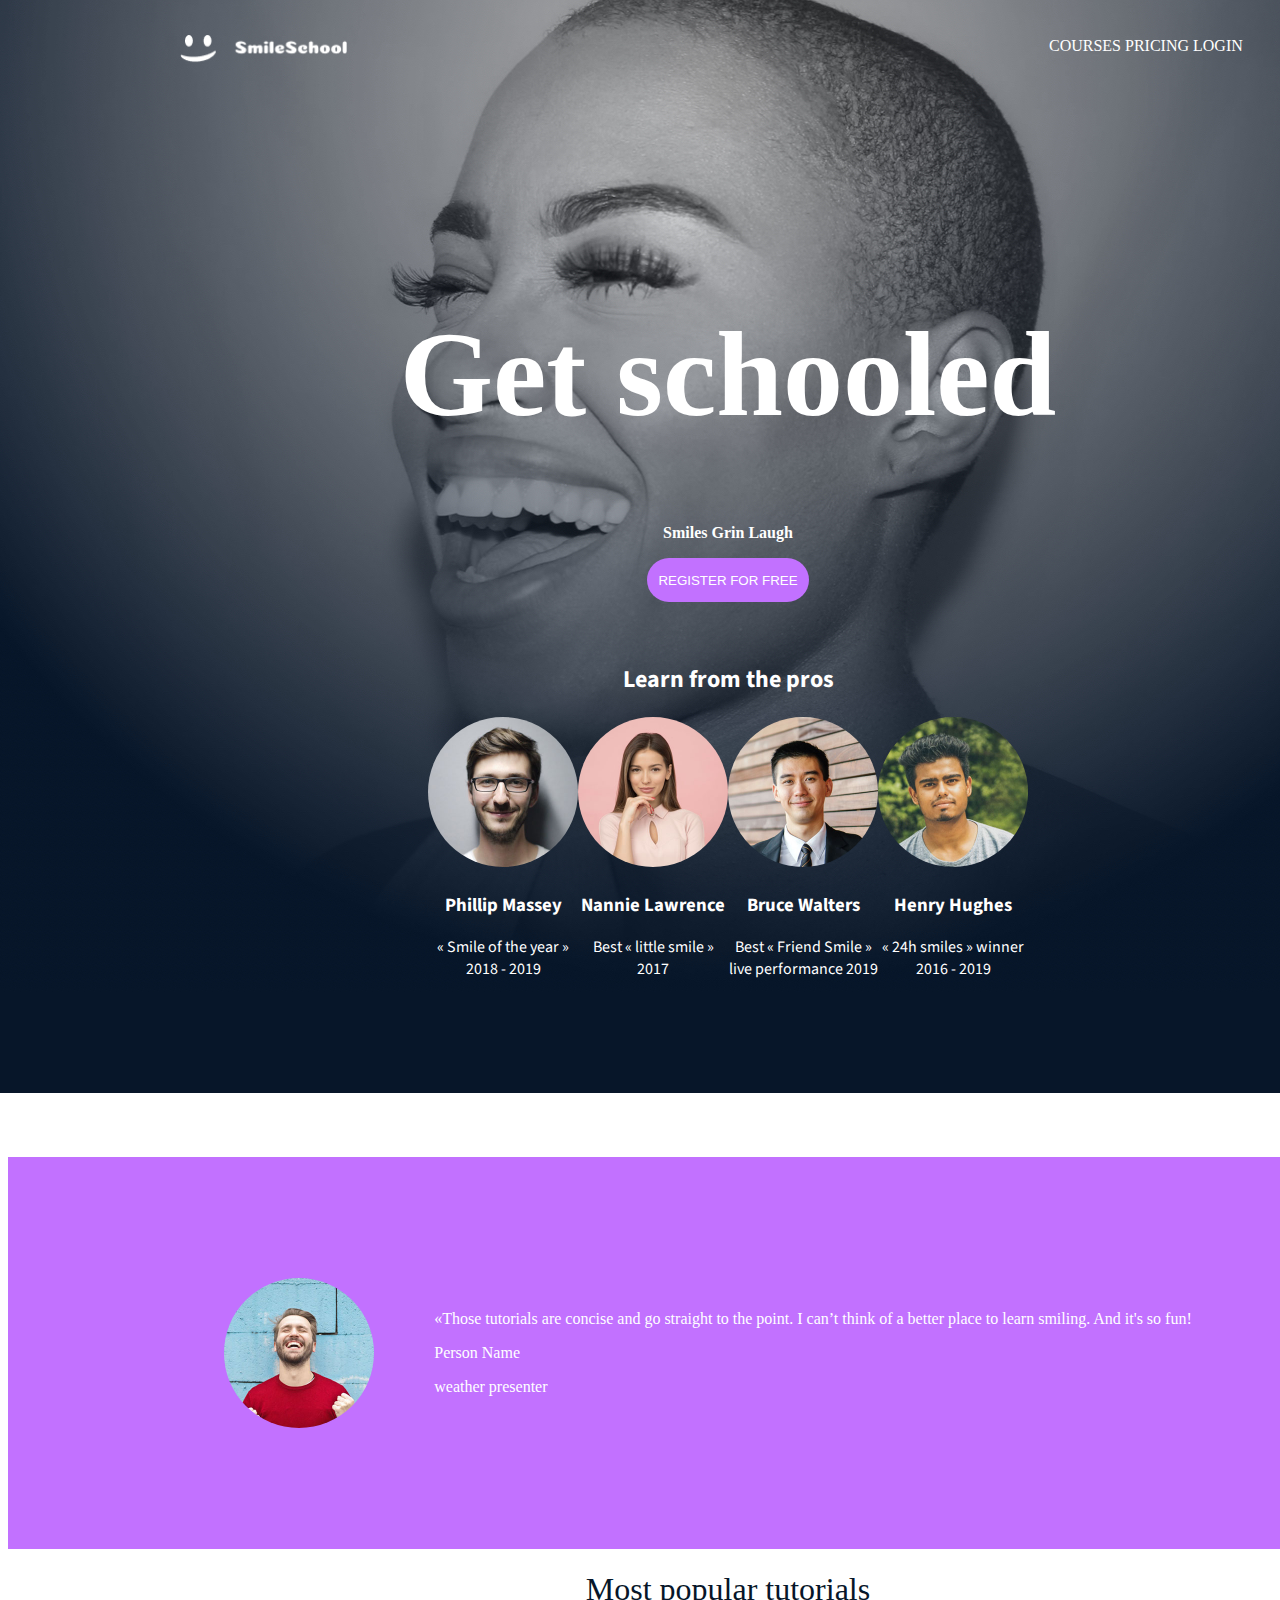
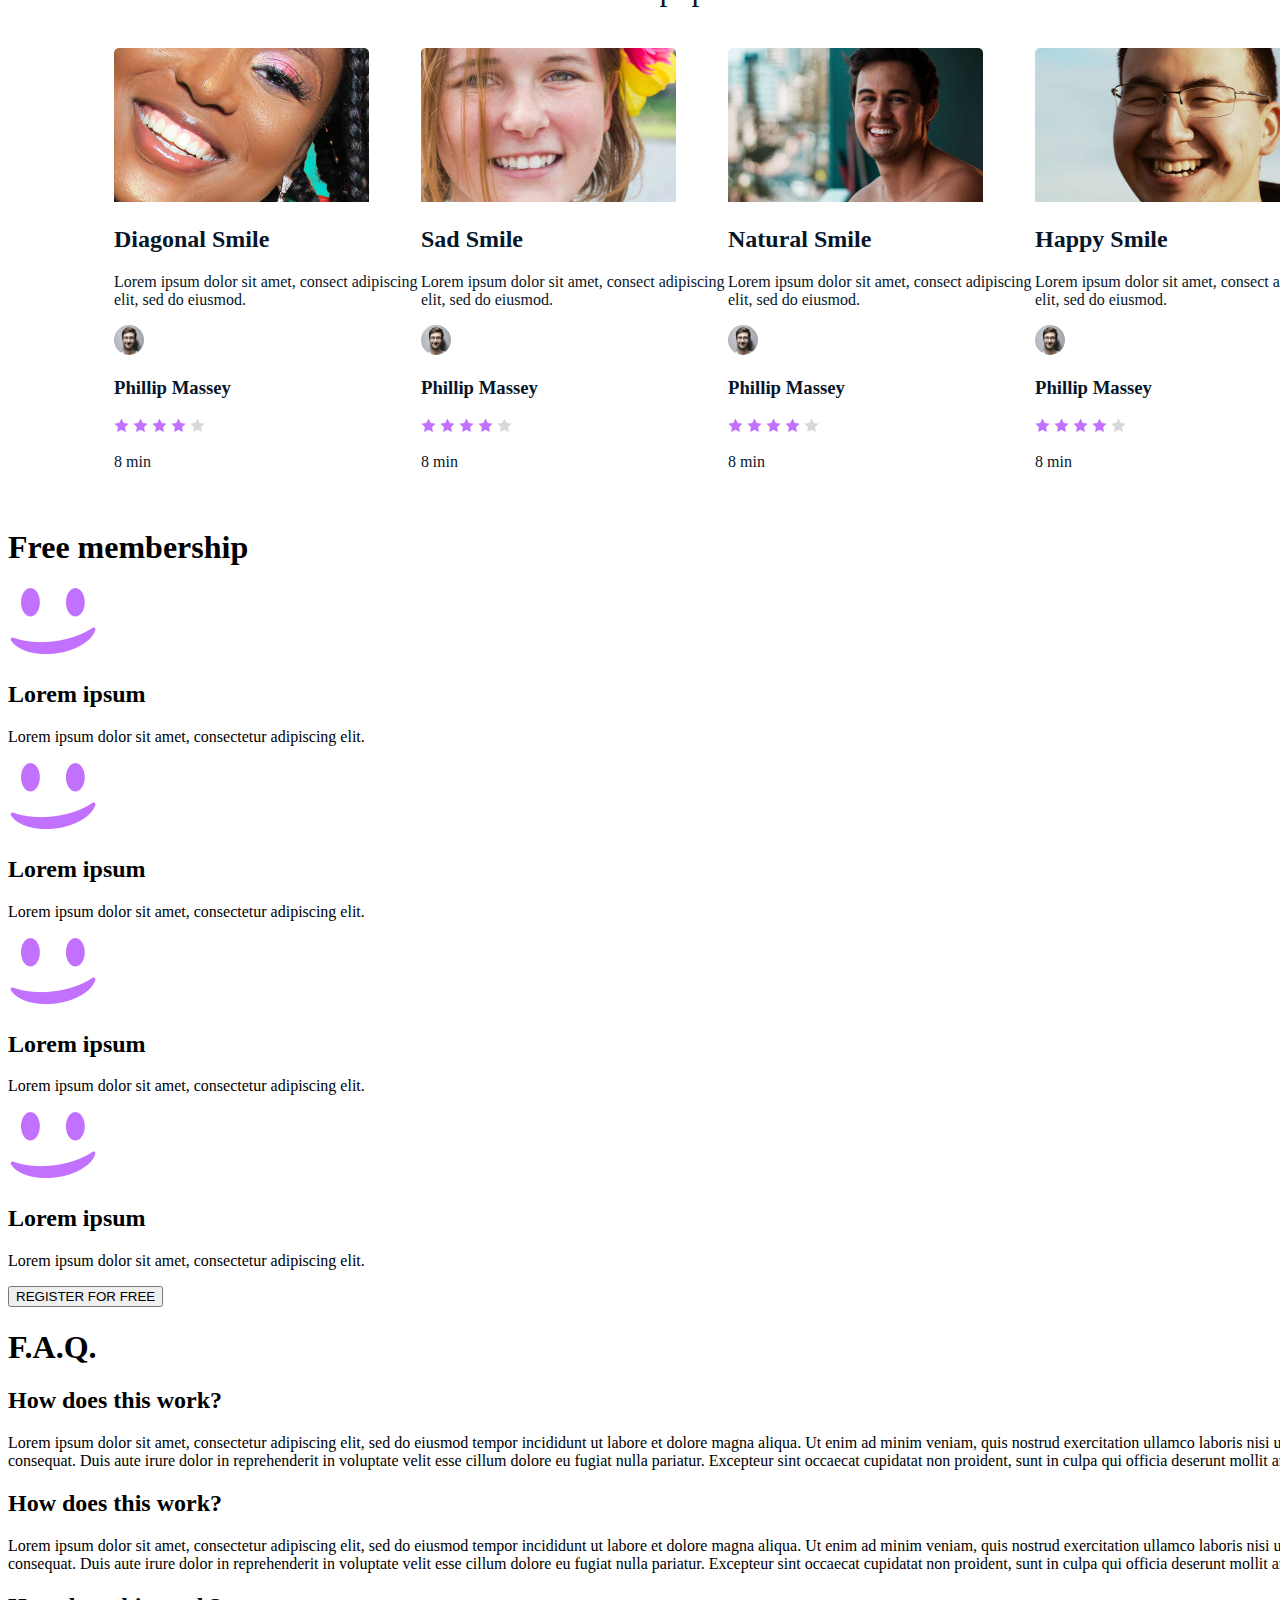
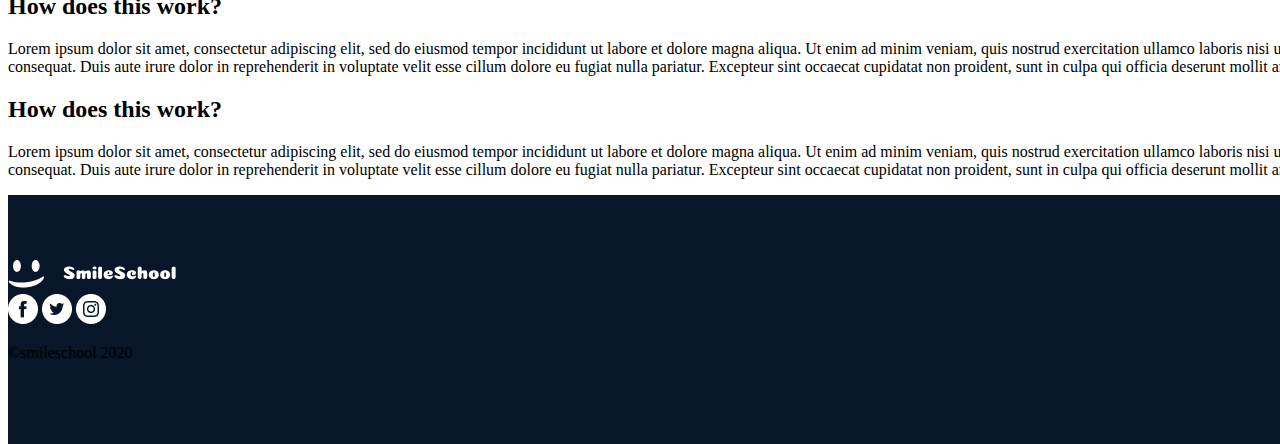
<file: css_advanced/index.html>
<!doctype html>
<html lang="en">
<head>
	<meta charset="utf-8">
	<meta name="viewport" content="width=device-width, initial-scale=1.0">
	<link rel="stylesheet" href="styles.css">
</head>
<body class="body">
	<header>
	<!-- top portion -->
		<div class="header_div">
		<a><img class="header_logo"src="images/logo.png" alt="logo design"></a>
		<nav class="nav_bar">
			<a>COURSES</a>
			<a>PRICING</a>
			<a>LOGIN</a>
		</nav>
		</div>
	<!-- top portion -->
		<!-- Banner -->
		<section class="banner">
			<!-- block -->
			<div class="register_section">
				<h1 class="get_schooled">Get schooled</h1>
				<p>Smiles Grin Laugh</p>
				<button class="button_1">REGISTER FOR FREE</button>
			</div>
			<!-- block containing 4 blocks-->
			<div class="learn_from_pros">
				<h2>Learn from the pros</h2>
				<div class="profile_images">
					<div>
						<img class="profile_image" src="images/profile_1.jpg">
						<h3>Phillip Massey</h3>
						<p>« Smile of the year »<br> 2018 - 2019</p>
					</div>
					<div>
						<img class="profile_image" src="images/profile_2.jpg">
						<h3>Nannie Lawrence</h3>
						<p>Best « little smile »<br> 2017</p>
					</div>
					<div>
						<img class="profile_image" src="images/profile_3.jpg">
						<h3>Bruce Walters</h3>
						<p>Best « Friend Smile »<br> live performance 2019</p>
					</div>
					<div>
						<img class="profile_image" src="images/profile_4.jpg">
						<h3>Henry Hughes</h3>
						<p>« 24h smiles » winner<br> 2016 - 2019</p>
					</div>
				</div>
			</div>
		</section>
		<!-- end banner -->
	</header>
	<main>
		<!-- Quote Sectionb-->
		<section class="quote_section">
			<div class="quote_div">
				<img class="quote_img" src="images/profile_5.jpg">
				<div class="quote_text">
					<blockquote>«Those tutorials are concise and go straight to the point. I can’t think of a better place to learn smiling. And it's so fun!
					<p>Person Name</p>
					<p>weather presenter</p>
					</blockquote>
				</div>
			</div>
		</section>
		<!-- Video Section -->
		<section class="video_section">
			<h1 class="h1_videos">Most popular tutorials</h1>
			<!-- div containing 4 divs-->
			<div class="video_div">
				<!-- div 1 -->
				<div class="div_vid">
					<img class="smile_imgs" src="images/thumbnail_4.jpg">
					<h2>Diagonal Smile</h2>
					<p>Lorem ipsum dolor sit amet, consect adipiscing elit, sed do eiusmod.</p>
					<div>
						<img class="little_portraits" src="images/profile_1.jpg">
						<h3>Phillip Massey</h3>
					</div>
					<div>
						<div>
							<img class="stars" src="images/star_on.png">
							<img class="stars" src="images/star_on.png">
							<img class="stars" src="images/star_on.png">
							<img class="stars" src="images/star_on.png">
							<img class="stars" src="images/star_off.png">
						</div>
						<p>8 min</p>
					</div>
				</div>
				<!-- div 2 -->
				<div class="div_vid">
					<img class="smile_imgs" src="images/thumbnail_3.jpg">
					<h2>Sad Smile</h2>
					<p>Lorem ipsum dolor sit amet, consect adipiscing elit, sed do eiusmod.</p>
					<div>
						<img class="little_portraits" src="images/profile_1.jpg">
						<h3>Phillip Massey</h3>
					</div>
					<div>
						<div>
							<img class="stars" src="images/star_on.png">
							<img class="stars" src="images/star_on.png">
							<img class="stars" src="images/star_on.png">
							<img class="stars" src="images/star_on.png">
							<img class="stars" src="images/star_off.png">
						</div>
						<p>8 min</p>
					</div>
				</div>
				<!-- div 3 -->
				<div class="div_vid">
					<img class="smile_imgs" src="images/thumbnail_1.jpg">
					<h2>Natural Smile</h2>
					<p>Lorem ipsum dolor sit amet, consect adipiscing elit, sed do eiusmod.</p>
					<div>
						<img class="little_portraits" src="images/profile_1.jpg">
						<h3>Phillip Massey</h3>
					</div>
					<div>
						<div>
							<img class="stars" src="images/star_on.png">
							<img class="stars" src="images/star_on.png">
							<img class="stars" src="images/star_on.png">
							<img class="stars" src="images/star_on.png">
							<img class="stars" src="images/star_off.png">
						</div>
						<p>8 min</p>
					</div>
				</div>
				<!-- div 4 -->
				<div class="div_vid">
					<img class="smile_imgs" src="images/thumbnail_2.jpg">
					<h2>Happy Smile</h2>
					<p>Lorem ipsum dolor sit amet, consect adipiscing elit, sed do eiusmod.</p>
					<div>
						<img class="little_portraits" src="images/profile_1.jpg">
						<h3>Phillip Massey</h3>
					</div>
					<div>
						<div>
							<img class="stars" src="images/star_on.png">
							<img class="stars" src="images/star_on.png">
							<img class="stars" src="images/star_on.png">
							<img class="stars" src="images/star_on.png">
							<img class="stars" src="images/star_off.png">
						</div>
						<p>8 min</p>
					</div>
				</div>
			</div>
		</section>
		<!-- end video section -->
		 <!-- Membership Section -->
		  <section>
			<h1>Free membership</h1>
			<!-- block containg 4 blocks -->
			<div>
				<!-- block 1 -->
				<div>
					<img src="images/smile_on.png">
					<h2>Lorem ipsum</h2>
					<p>Lorem ipsum dolor sit amet, consectetur adipiscing elit.</p>
				</div>
				<!-- block 2 -->
				<div>
					<img src="images/smile_on.png">
					<h2>Lorem ipsum</h2>
					<p>Lorem ipsum dolor sit amet, consectetur adipiscing elit.</p>
				</div>
				<!-- block 3 -->
				<div>
					<img src="images/smile_on.png">
					<h2>Lorem ipsum</h2>
					<p>Lorem ipsum dolor sit amet, consectetur adipiscing elit.</p>
				</div>
				<!-- block 4 -->
				<div>
					<img src="images/smile_on.png">
					<h2>Lorem ipsum</h2>
					<p>Lorem ipsum dolor sit amet, consectetur adipiscing elit.</p>
				</div>
			</div>
			<button>REGISTER FOR FREE</button>
		  </section>
		  <!-- end membership section -->
		   <!-- FAQ section	-->
			<section>
				<h1>F.A.Q.</h1>
				<!-- block contains 2 row blocks -->
				 <div>
					<!-- row 1 -->
					<div>
						<div>
							<h2>How does this work?</h2>
							<p>Lorem ipsum dolor sit amet, consectetur adipiscing elit, sed do eiusmod tempor incididunt ut labore et dolore magna aliqua. Ut enim ad minim veniam, quis nostrud exercitation ullamco laboris nisi ut aliquip ex ea commodo consequat. Duis aute irure dolor in reprehenderit in voluptate velit esse cillum dolore eu fugiat nulla pariatur. Excepteur sint occaecat cupidatat non proident, sunt in culpa qui officia deserunt mollit anim id est laborum.</p>
						</div>
						<div>
							<h2>How does this work?</h2>
							<p>Lorem ipsum dolor sit amet, consectetur adipiscing elit, sed do eiusmod tempor incididunt ut labore et dolore magna aliqua. Ut enim ad minim veniam, quis nostrud exercitation ullamco laboris nisi ut aliquip ex ea commodo consequat. Duis aute irure dolor in reprehenderit in voluptate velit esse cillum dolore eu fugiat nulla pariatur. Excepteur sint occaecat cupidatat non proident, sunt in culpa qui officia deserunt mollit anim id est laborum.</p>
						</div>
					</div>
					<!-- row 2 -->
					<div>
						<div>
							<h2>How does this work?</h2>
							<p>Lorem ipsum dolor sit amet, consectetur adipiscing elit, sed do eiusmod tempor incididunt ut labore et dolore magna aliqua. Ut enim ad minim veniam, quis nostrud exercitation ullamco laboris nisi ut aliquip ex ea commodo consequat. Duis aute irure dolor in reprehenderit in voluptate velit esse cillum dolore eu fugiat nulla pariatur. Excepteur sint occaecat cupidatat non proident, sunt in culpa qui officia deserunt mollit anim id est laborum.</p>
						</div>
						<div>
							<h2>How does this work?</h2>
							<p>Lorem ipsum dolor sit amet, consectetur adipiscing elit, sed do eiusmod tempor incididunt ut labore et dolore magna aliqua. Ut enim ad minim veniam, quis nostrud exercitation ullamco laboris nisi ut aliquip ex ea commodo consequat. Duis aute irure dolor in reprehenderit in voluptate velit esse cillum dolore eu fugiat nulla pariatur. Excepteur sint occaecat cupidatat non proident, sunt in culpa qui officia deserunt mollit anim id est laborum.</p>
						</div>
					</div>
				 </div>
			</section>
			<!-- end FAQ -->
	</main>
<footer class="footer">
	<div>
		<div>
			<a><img src="images/logo.png"></a>
			<div>
				<a><img src="images/Facebook.png"></a>
				<a><img src="images/Twitter.png"></a>
				<a><img src="images/Instagram.png"></a>
			</div>
		</div>
		<p>©smileschool 2020</p>
	</div>
</footer>
</body>
</html>
</file>
<file: css_advanced/styles.css>
@import url('https://fonts.googleapis.com/css2?family=Source+Sans+Pro:wght@700&display=swap');

/* USE THIS FORMAT FOR REFERENCE ON GETTING THE REST SETUP */
.header_div	{
	display: flex;
	flex-direction: row;
	justify-content: center;
	color: white;
	width: 1103.41px;
	height: 29.46px;
	margin-top: 35.02px;
	margin-left: 171.59px;
	position: relative; /* make container relative, and position insides at absolute */
}

.header_logo {
	position: absolute; /* same as above comment, set the inside content to absolute */
	/* then take the top and left from Figma, and apply here */
	left: 0px; /* changed to 0px since the parent container is already where it needs to be */
	width: 167.02px;
	height: 29.46px;
}

.nav_bar {
	position: absolute;
	left: 869.41px; /* might be an easier way to do this, but i'm subtracting the left here from the left of the of the parent container */
	margin-top: 1.98px; /* same here, except top */
	width: 234px;
	height: 15px;
}

.courses {
	position: absolute;
	left: 0px;
	width: 50px;
	height: 15px;
	font-family: 'Source Sans Pro', sans-serif;
	font-weight: 700;
	font-size: 12px;
	line-height: 15.08px;
}

.pricing {
	position: absolute;
	left: 102px;
	width: 45px;
	height: 15px;
	font-family: 'Source Sans Pro', sans-serif;
	font-weight: 700;
	font-size: 12px;
	line-height: 15.08px;
}

.login {
	position: absolute;
	left: 200px;
	width: 34px;
	height: 15px;
	font-family: 'Source Sans Pro', sans-serif;
	font-weight: 700;
	font-size: 12px;
	line-height: 15.08px;
}

/* END OF HEADER */

.body {
	justify-content: center;
	background-image: url("images/pic_1.jpg");
	background-repeat: no-repeat;
	width: 1440px;
	height: 1093px;
}

.banner {
	display: flex;
	flex-direction: column;
	margin-top: 0px;
	width: 1440px;
	height: 1093px;

	justify-content: center;
	color: white;
}

.register_section {
	margin-top: 0px;
	text-align: center;
	justify-content: center;
	font-weight: 700;
	font-size: 16px;
}

.get_schooled {
	font-weight: 700;
	font-size: 120px;
}

.learn_from_pros {
	text-align: center;
	justify-content: center;
	margin-top: 40px;
	width: 100%;
	font-family: Source Sans Pro;
	font-weight: 400;
	font-size: 16px;

}

.profile_images	{
	justify-content: center;
	display: flex;
	flex-direction: row;
}

.profile_image {
	width: 150px;
	height: 150px;
	border-radius: 50%;
}

.button_1 {
	background-color: #C271FF;
	color: white;
	width: 162px;
	height: 44px;
	border-radius: 22px;
	border: none;
	
}

.quote_section {
	display: flex;
	justify-content: center;
	width: 1440px;
	height: 392px;
	background-color: #C271FF;
	color: white;
}

.quote_img {
	width: 150px;
	height: 150px;
	border-radius: 50%;
	margin-right: 20px;
}

.quote_div {
	display: flex;
	color: white;
	padding: 20px;
	align-items: center;
	text-align: left;
}

.video_section {
	display: flex;
	flex-direction: column;
	justify-content: center;
	width: 1440px;
	height: auto;
	background-color: #ffffff;
	color: #071629;
	align-items: center;
}

.h1_videos {
	text-align: center;
	justify-content: center;
	font-weight: 300;
	font-size: 32px;
	color:  #071629;
	margin-bottom: 20px;
}

.video_div {
	display: flex;
	flex-direction: row;
	color: #071629;
	width: 1228px;
	height: 450px;
	height: auto;
	padding: 20px;
	text-align: left;
}


.smile_imgs {
	width: 255px;
	height: 154px;
}

.little_portraits {
	width: 30px;
	height: 30px;
	border-radius: 50%;
}

.stars {
	width: 15px;
	height: 15px;
}

.members_section {
	display: flex;
	flex-direction: column;
	align-items: center;
	width: 1440px;
	height: 502px;
	background-color: #071629;
	;
	color: #071629;
	align-items: center;
}

.h1_members {
	text-align: center;
	justify-content: center;
	font-weight: 300;
	font-size: 32px;
	color:  white;
	margin-bottom: 20px;
}

.members_div_container {
	display: flex;
	flex-direction: row;
	justify-content: center;
	width: 257px;
	height: 153px;
}
.members_div {
	display: flex;
	flex-direction: column;
	color: white;
	justify-content: center;
	margin-top: 168px;
	margin-left: center;
	text-align: center;
	padding: 60px;
}

.button_2 {
	background-color: #C271FF;
	color: white;
	width: 162px;
	height: 44px;
	border-radius: 22px;
	border: none;
	margin-top: auto;
	margin-left: center;
	margin-bottom: 20px;
	align-items: center;
	justify-content: center;
}

.faq_section {
	display: flex;
	flex-direction: column;
	justify-content: center;
	width: 1440px;
	height: auto;
	background-color: #ffffff;
	color: #071629;
	align-items: center;
}

.faq_header {
	text-align: center;
	justify-content: center;
	font-weight: 300;
	font-size: 60px;
	color:  #071629;
	margin-bottom: 20px;
	width: 136px;
	height: 75px;
}

.faq_h2 {
	text-align: left;
	justify-content: center;
	font-weight: 700;
	font-size: 16px;
	color:  #071629;
	margin-bottom: 20px;
}

.faq_p {
	text-align: left;
	white-space: normal;
	margin-top: 50px;
	justify-content: center;
	font-weight: 400;
	font-size: 16px;
	color:  #071629;
	width: 350px;
	height: 192px;
}

.faq_container {
	display: flex;
	flex-direction: column;
	justify-content: center;
	color: #071629;
	width: 920px;
	height: 707;
	padding: 20px;
	text-align: left;
}

.faq_row1 {
	display: flex;
	flex-direction: row;
	color: #071629;
	width: 1228px;
	height: auto;
	padding: 0px;
	text-align: left;
	margin-left: ;
}

.faq_row2 {
	display: flex;
	flex-direction: row;
	color: #071629;
	width: 1228px;
	height: auto;
	padding: 0px;
	text-align: left;
}

.footer {
	background-color: #071629;
	width: 1440px;
	height: 249px;
	display: flex;
	flex-direction: row;
	justify-content: space-between;
	align-items: center;
}

.footer_logo {
	display: flex;
	margin-left: 165px;
	align-items: center;
}

.footer_links {
	display: flex;
	margin-right: 165px;
	align-items: center;
}

.copyright {
	width: 1440px;
	height: 30px;
	color: rgb(132, 125, 125);
	background-color: #071629;
	align-items: center;
	text-align: center;
	margin-top: 0px;
	font-weight: 400;
	font-size: 12px;
}
</file>
